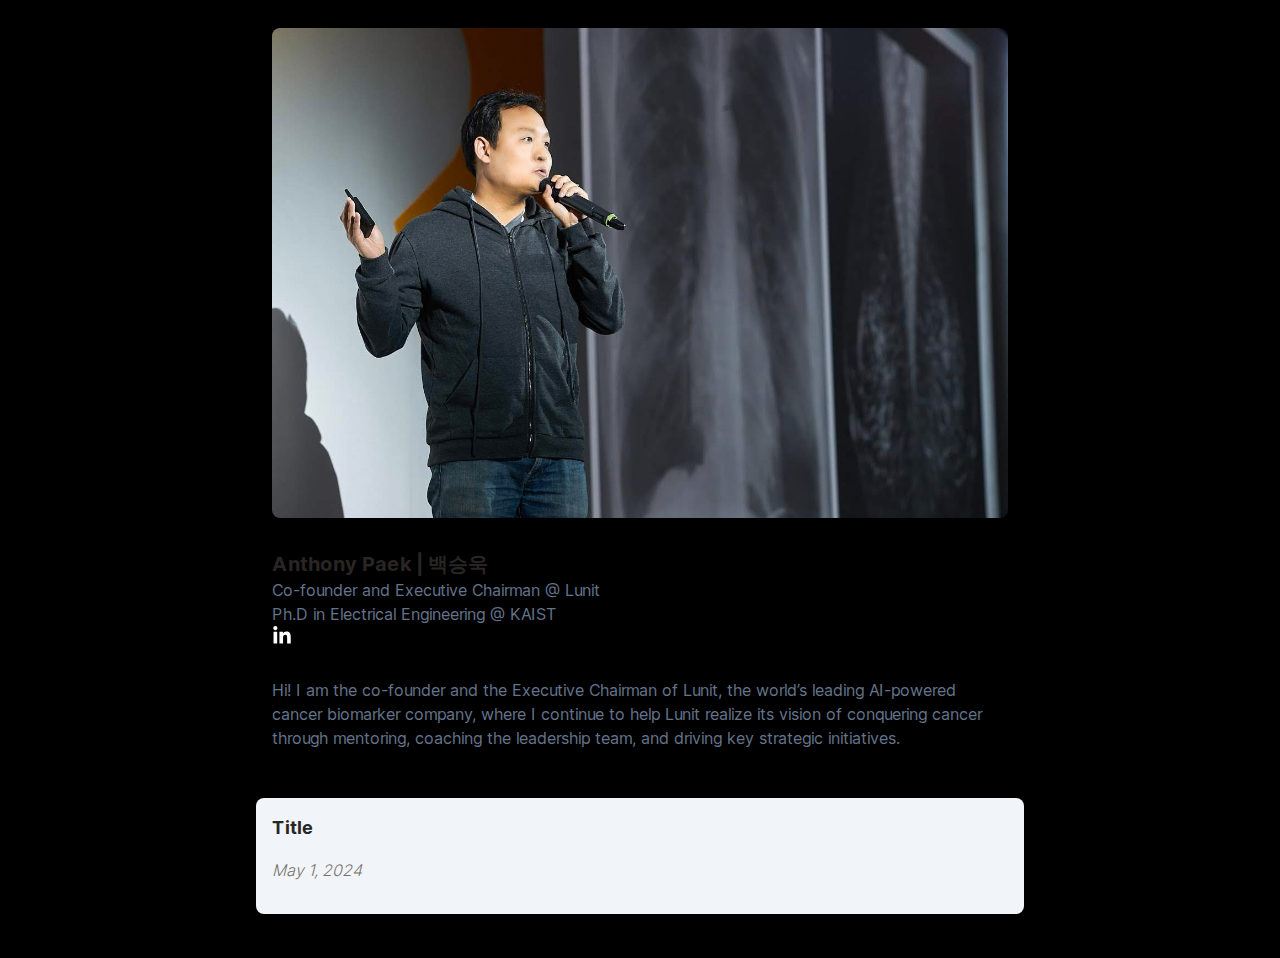
<file: index.html>
<!DOCTYPE html><html lang="en"><head><meta charSet="utf-8"/><meta name="viewport" content="width=device-width"/><meta name="next-head-count" content="2"/><link rel="preload" href="/_next/static/media/c9a5bc6a7c948fb0-s.p.woff2" as="font" type="font/woff2" crossorigin="anonymous" data-next-font="size-adjust"/><link rel="preload" href="/_next/static/css/cdef34de7fbbc582.css" as="style"/><link rel="stylesheet" href="/_next/static/css/cdef34de7fbbc582.css" data-n-g=""/><link rel="preload" href="/_next/static/css/2f71e0d51b6954c9.css" as="style"/><link rel="stylesheet" href="/_next/static/css/2f71e0d51b6954c9.css" data-n-p=""/><noscript data-n-css=""></noscript><script defer="" nomodule="" src="/_next/static/chunks/polyfills-78c92fac7aa8fdd8.js"></script><script src="/_next/static/chunks/webpack-b8f8d6679aaa5f42.js" defer=""></script><script src="/_next/static/chunks/framework-ecc4130bc7a58a64.js" defer=""></script><script src="/_next/static/chunks/main-464365b1f754581b.js" defer=""></script><script src="/_next/static/chunks/pages/_app-c5d62e69229318b8.js" defer=""></script><script src="/_next/static/chunks/287-0ec945a4b6fd5b32.js" defer=""></script><script src="/_next/static/chunks/pages/index-f8d0f7789987bb08.js" defer=""></script><script src="/_next/static/N6o0861RgmaKlZdpjrcar/_buildManifest.js" defer=""></script><script src="/_next/static/N6o0861RgmaKlZdpjrcar/_ssgManifest.js" defer=""></script></head><body><div id="__next"><main class="min-h-screen items-center justify-between p-3 __className_aaf875"><div><div class="p-4 min-w-96 max-w-3xl mx-auto flex items-center space-x-4"><img class="rounded-lg" loading="lazy" width="1334" height="889" decoding="async" data-nimg="1" style="color:transparent;width:100%;height:auto" src="/_next/static/media/apaek.805aca0d.jpg"/></div><div class="p-4 min-w-96 max-w-3xl mx-auto flex items-center space-x-4"><div class="contents"><div><p class="text-stone-800 text-xl font-bold">Anthony Paek | 백승욱</p><p class="text-slate-500 text-base">Co-founder and Executive Chairman @ <a href="https://www.lunit.io" target="_blank">Lunit</a></p><p class="text-slate-500 text-base">Ph.D in Electrical Engineering @ <a href="https://www.kaist.edu" target="_blank">KAIST</a></p><p><a href="https://www.linkedin.com/in/anthony-paek/" target="blank"><span class="[&amp;&gt;svg]:h-5 [&amp;&gt;svg]:w-5"><svg xmlns="http://www.w3.org/2000/svg" fill="currentColor" viewBox="0 0 448 512"><path d="M100.3 448H7.4V148.9h92.9zM53.8 108.1C24.1 108.1 0 83.5 0 53.8a53.8 53.8 0 0 1 107.6 0c0 29.7-24.1 54.3-53.8 54.3zM447.9 448h-92.7V302.4c0-34.7-.7-79.2-48.3-79.2-48.3 0-55.7 37.7-55.7 76.7V448h-92.8V148.9h89.1v40.8h1.3c12.4-23.5 42.7-48.3 87.9-48.3 94 0 111.3 61.9 111.3 142.3V448z"></path></svg></span></a></p></div></div></div><div class="p-4 min-w-96 max-w-3xl mx-auto flex items-center space-x-4"><div class="contents"><p class="text-slate-500 text-base">Hi! I am the co-founder and the Executive Chairman of Lunit, the world’s leading AI-powered cancer biomarker company, where I continue to help Lunit realize its vision of conquering cancer through mentoring, coaching the leadership team, and driving key strategic initiatives.</p></div></div></div><div class="p-2 m-8 max-w-3xl mx-auto bg-slate-100 rounded-lg shadow-md flex items-center"><div class="contents"><div><p class="text-stone-800 text-lg font-bold p-2">Title</p><p class="text-stone-500 text-base font-light p-2 italic">May 1, 2024</p><div class="text-slate-600 text-base p-2 indent-2 whitespace-pre-wrap text-justify"></div></div></div></div></main></div><script id="__NEXT_DATA__" type="application/json">{"props":{"pageProps":{}},"page":"/","query":{},"buildId":"N6o0861RgmaKlZdpjrcar","nextExport":true,"autoExport":true,"isFallback":false,"scriptLoader":[]}</script></body></html>
</file>
<file: _next/static/css/2f71e0d51b6954c9.css>
@font-face{font-family:__Inter_aaf875;font-style:normal;font-weight:100 900;font-display:swap;src:url(/_next/static/media/ec159349637c90ad-s.woff2) format("woff2");unicode-range:u+0460-052f,u+1c80-1c88,u+20b4,u+2de0-2dff,u+a640-a69f,u+fe2e-fe2f}@font-face{font-family:__Inter_aaf875;font-style:normal;font-weight:100 900;font-display:swap;src:url(/_next/static/media/513657b02c5c193f-s.woff2) format("woff2");unicode-range:u+0301,u+0400-045f,u+0490-0491,u+04b0-04b1,u+2116}@font-face{font-family:__Inter_aaf875;font-style:normal;font-weight:100 900;font-display:swap;src:url(/_next/static/media/fd4db3eb5472fc27-s.woff2) format("woff2");unicode-range:u+1f??}@font-face{font-family:__Inter_aaf875;font-style:normal;font-weight:100 900;font-display:swap;src:url(/_next/static/media/51ed15f9841b9f9d-s.woff2) format("woff2");unicode-range:u+0370-0377,u+037a-037f,u+0384-038a,u+038c,u+038e-03a1,u+03a3-03ff}@font-face{font-family:__Inter_aaf875;font-style:normal;font-weight:100 900;font-display:swap;src:url(/_next/static/media/05a31a2ca4975f99-s.woff2) format("woff2");unicode-range:u+0102-0103,u+0110-0111,u+0128-0129,u+0168-0169,u+01a0-01a1,u+01af-01b0,u+0300-0301,u+0303-0304,u+0308-0309,u+0323,u+0329,u+1ea0-1ef9,u+20ab}@font-face{font-family:__Inter_aaf875;font-style:normal;font-weight:100 900;font-display:swap;src:url(/_next/static/media/d6b16ce4a6175f26-s.woff2) format("woff2");unicode-range:u+0100-02af,u+0304,u+0308,u+0329,u+1e00-1e9f,u+1ef2-1eff,u+2020,u+20a0-20ab,u+20ad-20c0,u+2113,u+2c60-2c7f,u+a720-a7ff}@font-face{font-family:__Inter_aaf875;font-style:normal;font-weight:100 900;font-display:swap;src:url(/_next/static/media/c9a5bc6a7c948fb0-s.p.woff2) format("woff2");unicode-range:u+00??,u+0131,u+0152-0153,u+02bb-02bc,u+02c6,u+02da,u+02dc,u+0304,u+0308,u+0329,u+2000-206f,u+2074,u+20ac,u+2122,u+2191,u+2193,u+2212,u+2215,u+feff,u+fffd}@font-face{font-family:__Inter_Fallback_aaf875;src:local("Arial");ascent-override:90.49%;descent-override:22.56%;line-gap-override:0.00%;size-adjust:107.06%}.__className_aaf875{font-family:__Inter_aaf875,__Inter_Fallback_aaf875;font-style:normal}
</file>
<file: _next/static/css/cdef34de7fbbc582.css>
/*
! tailwindcss v3.4.3 | MIT License | https://tailwindcss.com
*/*,:after,:before{box-sizing:border-box;border:0 solid #e5e7eb}:after,:before{--tw-content:""}:host,html{line-height:1.5;-webkit-text-size-adjust:100%;-moz-tab-size:4;tab-size:4;font-family:ui-sans-serif,system-ui,sans-serif,Apple Color Emoji,Segoe UI Emoji,Segoe UI Symbol,Noto Color Emoji;font-feature-settings:normal;font-variation-settings:normal;-webkit-tap-highlight-color:transparent}body{margin:0;line-height:inherit}hr{height:0;color:inherit;border-top-width:1px}abbr:where([title]){text-decoration:underline dotted}h1,h2,h3,h4,h5,h6{font-size:inherit;font-weight:inherit}a{color:inherit;text-decoration:inherit}b,strong{font-weight:bolder}code,kbd,pre,samp{font-family:ui-monospace,SFMono-Regular,Menlo,Monaco,Consolas,Liberation Mono,Courier New,monospace;font-feature-settings:normal;font-variation-settings:normal;font-size:1em}small{font-size:80%}sub,sup{font-size:75%;line-height:0;position:relative;vertical-align:baseline}sub{bottom:-.25em}sup{top:-.5em}table{text-indent:0;border-color:inherit;border-collapse:collapse}button,input,optgroup,select,textarea{font-family:inherit;font-feature-settings:inherit;font-variation-settings:inherit;font-size:100%;font-weight:inherit;line-height:inherit;letter-spacing:inherit;color:inherit;margin:0;padding:0}button,select{text-transform:none}button,input:where([type=button]),input:where([type=reset]),input:where([type=submit]){-webkit-appearance:button;background-color:transparent;background-image:none}:-moz-focusring{outline:auto}:-moz-ui-invalid{box-shadow:none}progress{vertical-align:baseline}::-webkit-inner-spin-button,::-webkit-outer-spin-button{height:auto}[type=search]{-webkit-appearance:textfield;outline-offset:-2px}::-webkit-search-decoration{-webkit-appearance:none}::-webkit-file-upload-button{-webkit-appearance:button;font:inherit}summary{display:list-item}blockquote,dd,dl,figure,h1,h2,h3,h4,h5,h6,hr,p,pre{margin:0}fieldset{margin:0}fieldset,legend{padding:0}menu,ol,ul{list-style:none;margin:0;padding:0}dialog{padding:0}textarea{resize:vertical}input::placeholder,textarea::placeholder{opacity:1;color:#9ca3af}[role=button],button{cursor:pointer}:disabled{cursor:default}audio,canvas,embed,iframe,img,object,svg,video{display:block;vertical-align:middle}img,video{max-width:100%;height:auto}[hidden]{display:none}*,:after,:before{--tw-border-spacing-x:0;--tw-border-spacing-y:0;--tw-translate-x:0;--tw-translate-y:0;--tw-rotate:0;--tw-skew-x:0;--tw-skew-y:0;--tw-scale-x:1;--tw-scale-y:1;--tw-pan-x: ;--tw-pan-y: ;--tw-pinch-zoom: ;--tw-scroll-snap-strictness:proximity;--tw-gradient-from-position: ;--tw-gradient-via-position: ;--tw-gradient-to-position: ;--tw-ordinal: ;--tw-slashed-zero: ;--tw-numeric-figure: ;--tw-numeric-spacing: ;--tw-numeric-fraction: ;--tw-ring-inset: ;--tw-ring-offset-width:0px;--tw-ring-offset-color:#fff;--tw-ring-color:rgba(59,130,246,.5);--tw-ring-offset-shadow:0 0 #0000;--tw-ring-shadow:0 0 #0000;--tw-shadow:0 0 #0000;--tw-shadow-colored:0 0 #0000;--tw-blur: ;--tw-brightness: ;--tw-contrast: ;--tw-grayscale: ;--tw-hue-rotate: ;--tw-invert: ;--tw-saturate: ;--tw-sepia: ;--tw-drop-shadow: ;--tw-backdrop-blur: ;--tw-backdrop-brightness: ;--tw-backdrop-contrast: ;--tw-backdrop-grayscale: ;--tw-backdrop-hue-rotate: ;--tw-backdrop-invert: ;--tw-backdrop-opacity: ;--tw-backdrop-saturate: ;--tw-backdrop-sepia: ;--tw-contain-size: ;--tw-contain-layout: ;--tw-contain-paint: ;--tw-contain-style: }::backdrop{--tw-border-spacing-x:0;--tw-border-spacing-y:0;--tw-translate-x:0;--tw-translate-y:0;--tw-rotate:0;--tw-skew-x:0;--tw-skew-y:0;--tw-scale-x:1;--tw-scale-y:1;--tw-pan-x: ;--tw-pan-y: ;--tw-pinch-zoom: ;--tw-scroll-snap-strictness:proximity;--tw-gradient-from-position: ;--tw-gradient-via-position: ;--tw-gradient-to-position: ;--tw-ordinal: ;--tw-slashed-zero: ;--tw-numeric-figure: ;--tw-numeric-spacing: ;--tw-numeric-fraction: ;--tw-ring-inset: ;--tw-ring-offset-width:0px;--tw-ring-offset-color:#fff;--tw-ring-color:rgba(59,130,246,.5);--tw-ring-offset-shadow:0 0 #0000;--tw-ring-shadow:0 0 #0000;--tw-shadow:0 0 #0000;--tw-shadow-colored:0 0 #0000;--tw-blur: ;--tw-brightness: ;--tw-contrast: ;--tw-grayscale: ;--tw-hue-rotate: ;--tw-invert: ;--tw-saturate: ;--tw-sepia: ;--tw-drop-shadow: ;--tw-backdrop-blur: ;--tw-backdrop-brightness: ;--tw-backdrop-contrast: ;--tw-backdrop-grayscale: ;--tw-backdrop-hue-rotate: ;--tw-backdrop-invert: ;--tw-backdrop-opacity: ;--tw-backdrop-saturate: ;--tw-backdrop-sepia: ;--tw-contain-size: ;--tw-contain-layout: ;--tw-contain-paint: ;--tw-contain-style: }.m-8{margin:2rem}.mx-auto{margin-left:auto;margin-right:auto}.flex{display:flex}.contents{display:contents}.min-h-screen{min-height:100vh}.min-w-96{min-width:24rem}.max-w-3xl{max-width:48rem}.items-center{align-items:center}.justify-between{justify-content:space-between}.space-x-4>:not([hidden])~:not([hidden]){--tw-space-x-reverse:0;margin-right:calc(1rem * var(--tw-space-x-reverse));margin-left:calc(1rem * calc(1 - var(--tw-space-x-reverse)))}.whitespace-pre-wrap{white-space:pre-wrap}.rounded-lg{border-radius:.5rem}.bg-slate-100{--tw-bg-opacity:1;background-color:rgb(241 245 249/var(--tw-bg-opacity))}.p-2{padding:.5rem}.p-3{padding:.75rem}.p-4{padding:1rem}.text-justify{text-align:justify}.indent-2{text-indent:.5rem}.text-base{font-size:1rem;line-height:1.5rem}.text-lg{font-size:1.125rem}.text-lg,.text-xl{line-height:1.75rem}.text-xl{font-size:1.25rem}.font-bold{font-weight:700}.font-light{font-weight:300}.italic{font-style:italic}.text-slate-500{--tw-text-opacity:1;color:rgb(100 116 139/var(--tw-text-opacity))}.text-slate-600{--tw-text-opacity:1;color:rgb(71 85 105/var(--tw-text-opacity))}.text-stone-500{--tw-text-opacity:1;color:rgb(120 113 108/var(--tw-text-opacity))}.text-stone-800{--tw-text-opacity:1;color:rgb(41 37 36/var(--tw-text-opacity))}.shadow-md{--tw-shadow:0 4px 6px -1px rgba(0,0,0,.1),0 2px 4px -2px rgba(0,0,0,.1);--tw-shadow-colored:0 4px 6px -1px var(--tw-shadow-color),0 2px 4px -2px var(--tw-shadow-color);box-shadow:var(--tw-ring-offset-shadow,0 0 #0000),var(--tw-ring-shadow,0 0 #0000),var(--tw-shadow)}:root{--foreground-rgb:0,0,0;--background-start-rgb:255,255,255;--background-end-rgb:255,255,255}@media (prefers-color-scheme:light){:root{--foreground-rgb:255,255,255;--background-start-rgb:0,0,0;--background-end-rgb:0,0,0}}body{color:rgb(var(--foreground-rgb));background:linear-gradient(to bottom,transparent,rgb(var(--background-end-rgb))) rgb(var(--background-start-rgb))}.\[\&\>svg\]\:h-5>svg{height:1.25rem}.\[\&\>svg\]\:w-5>svg{width:1.25rem}
</file>
